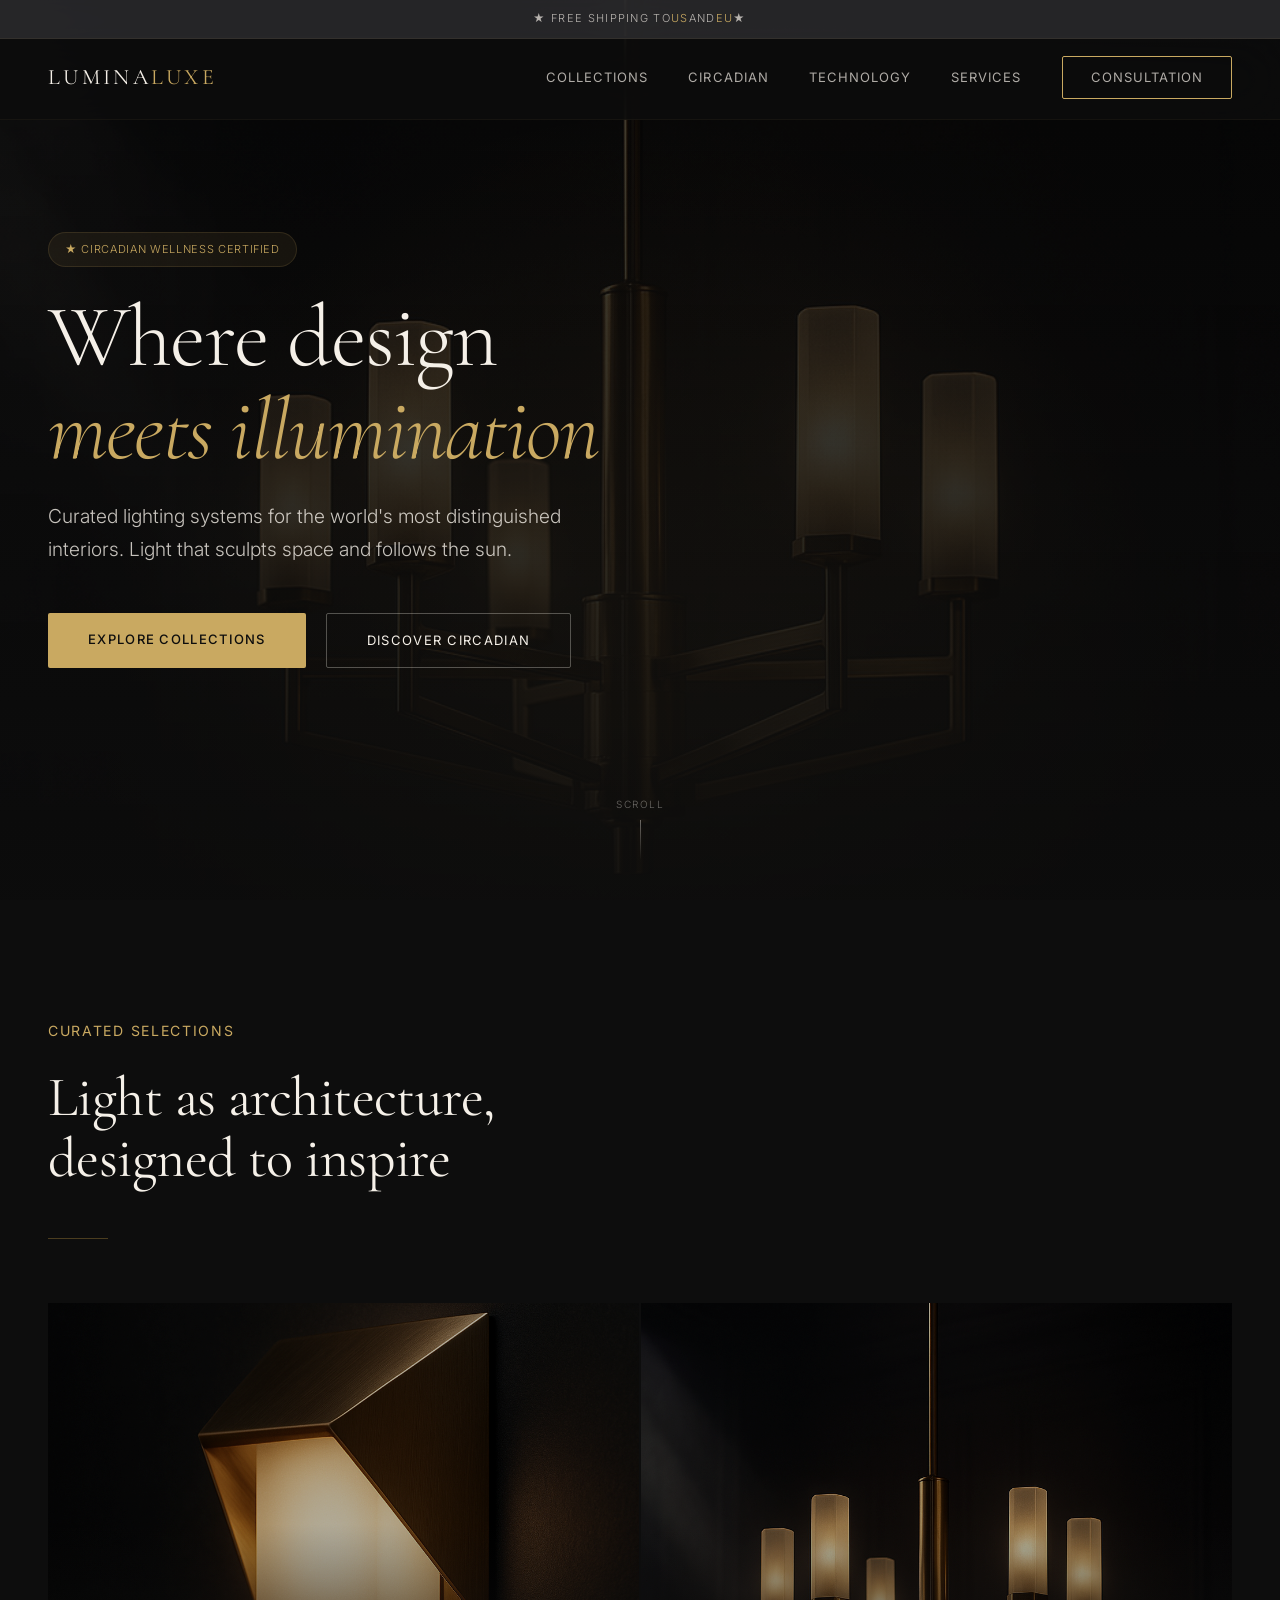
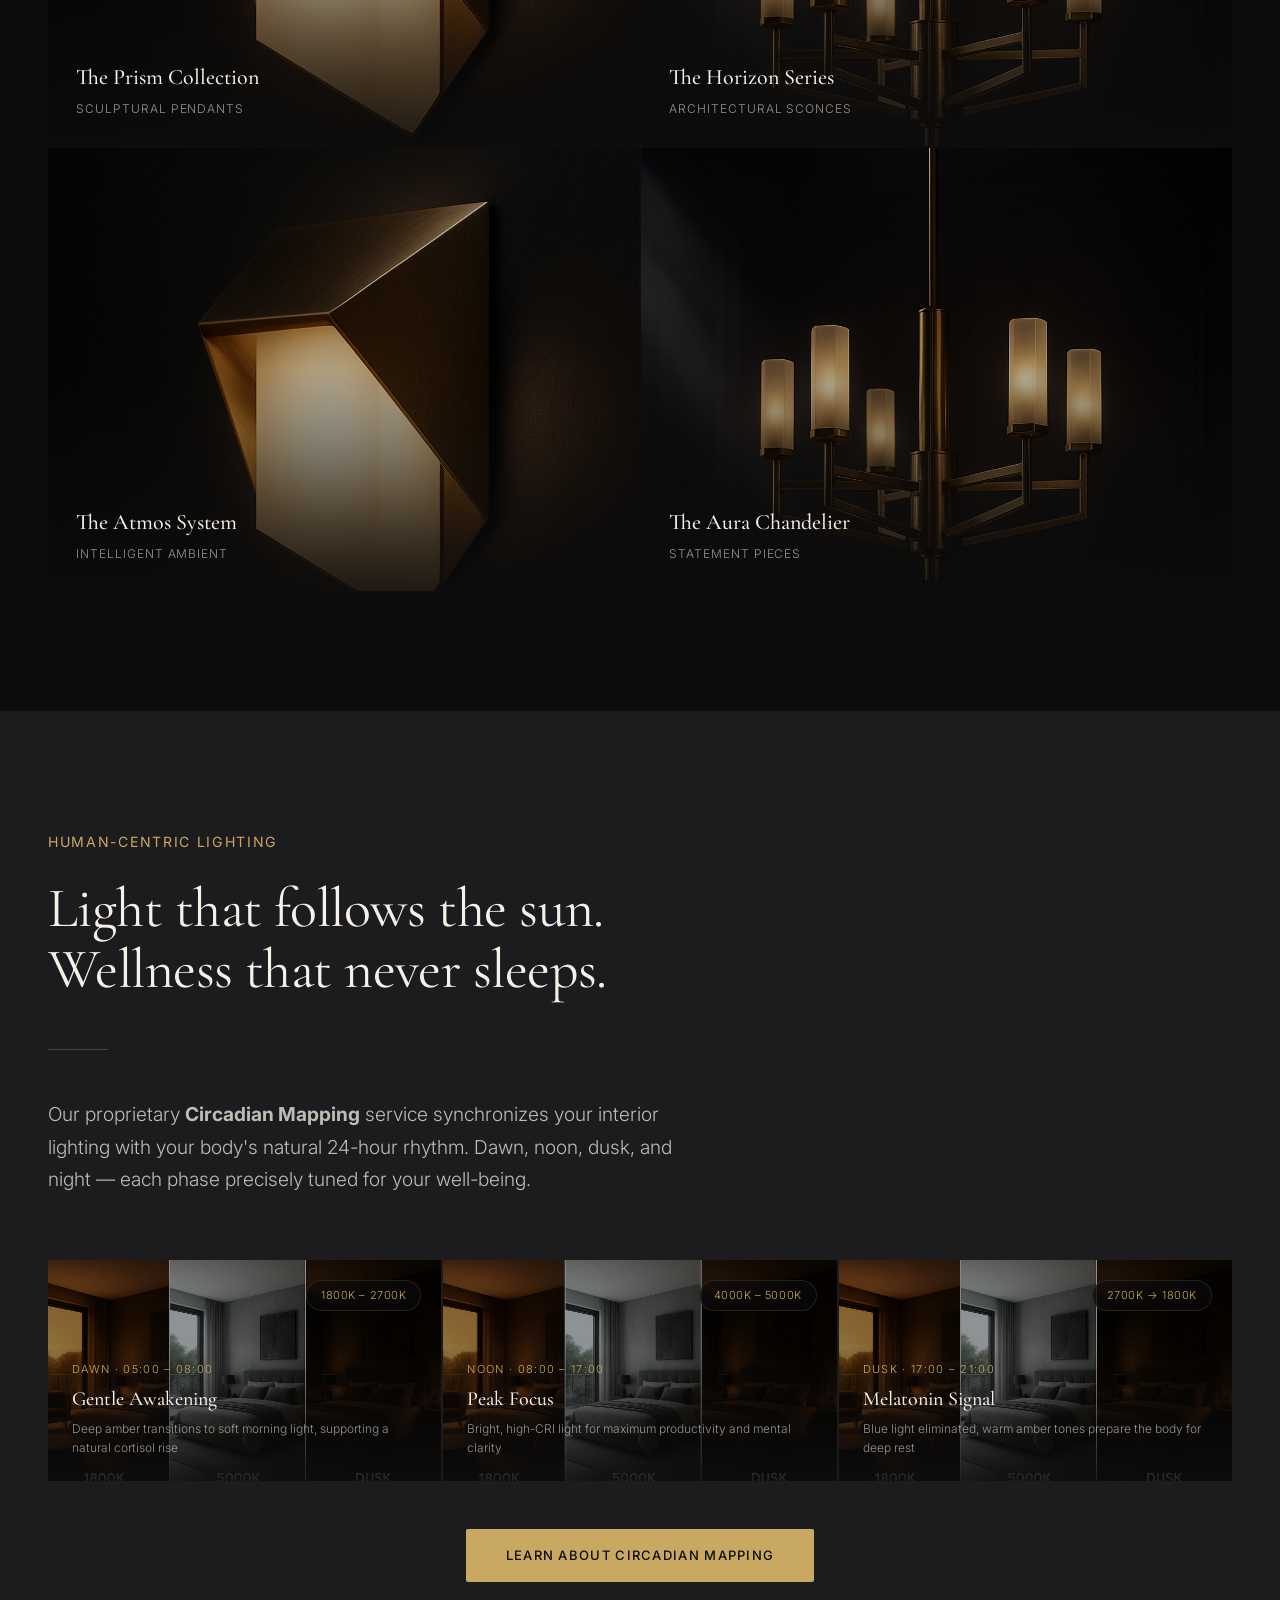
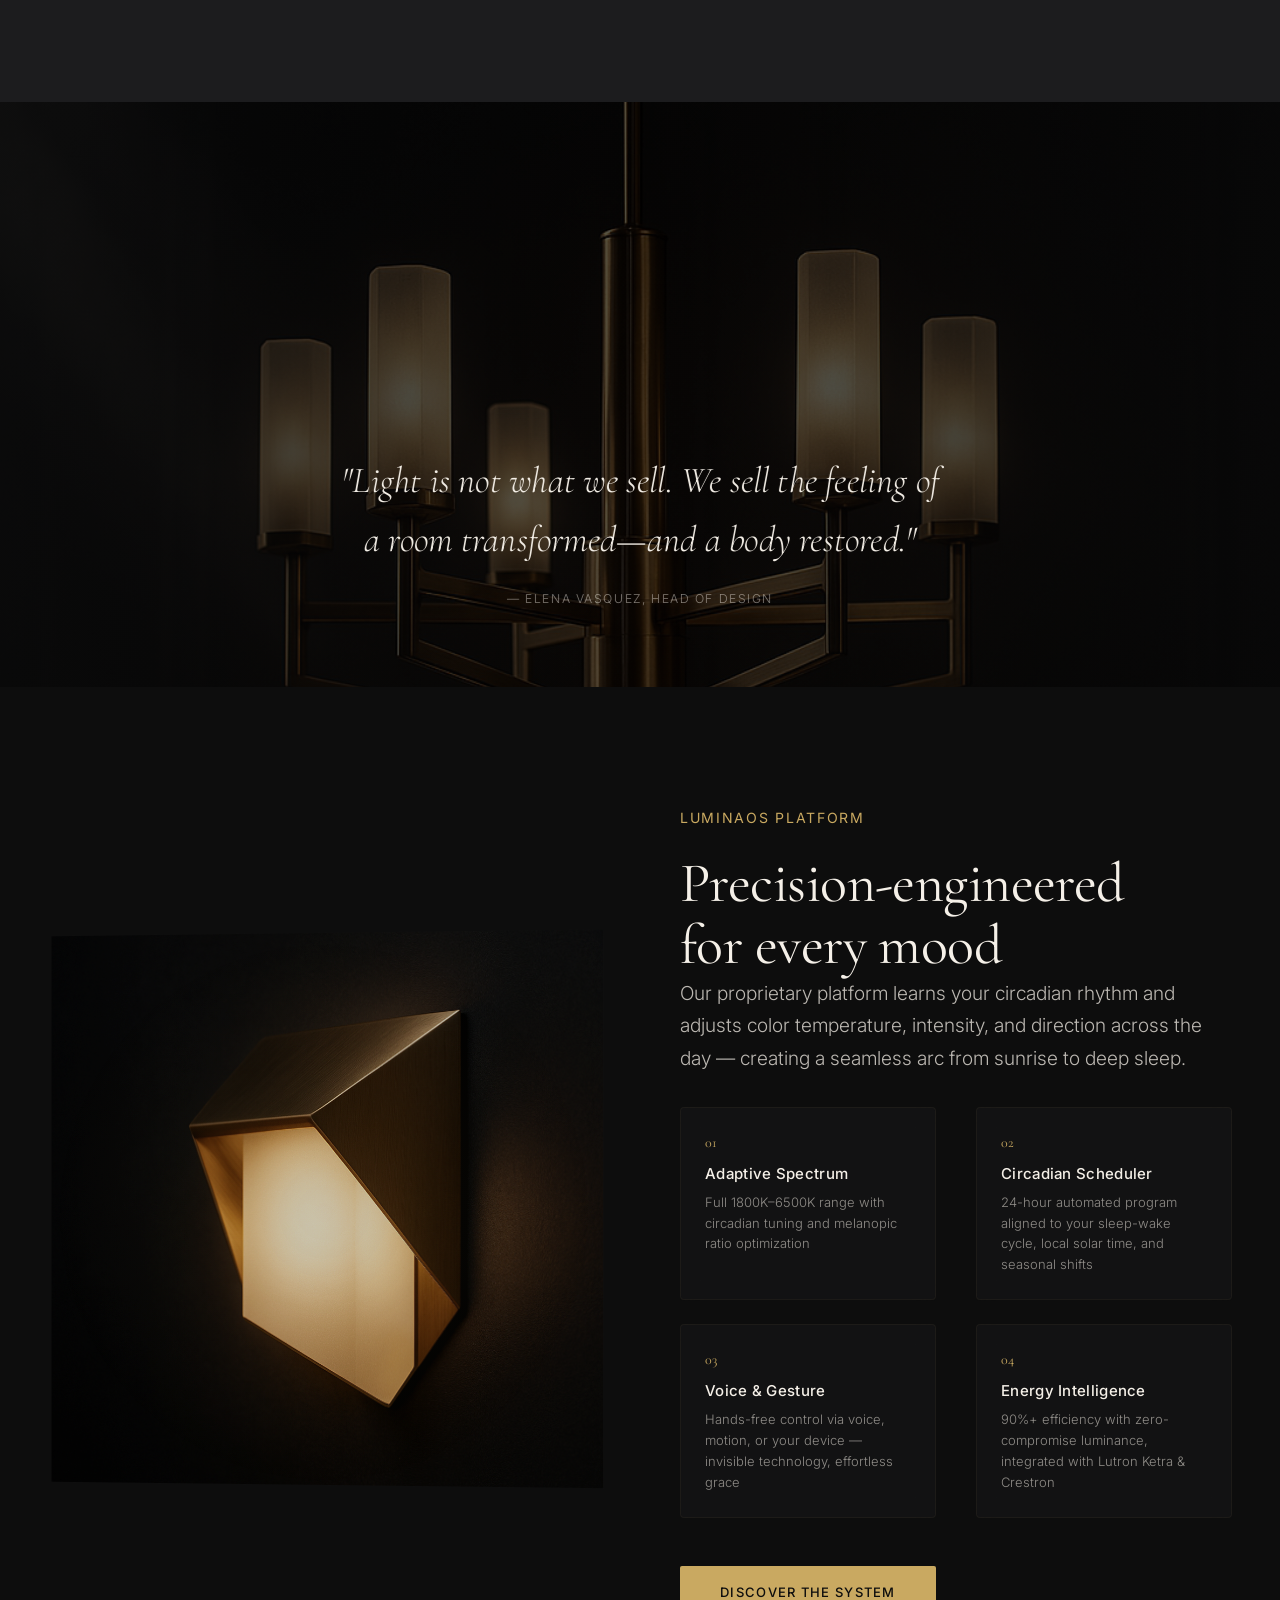
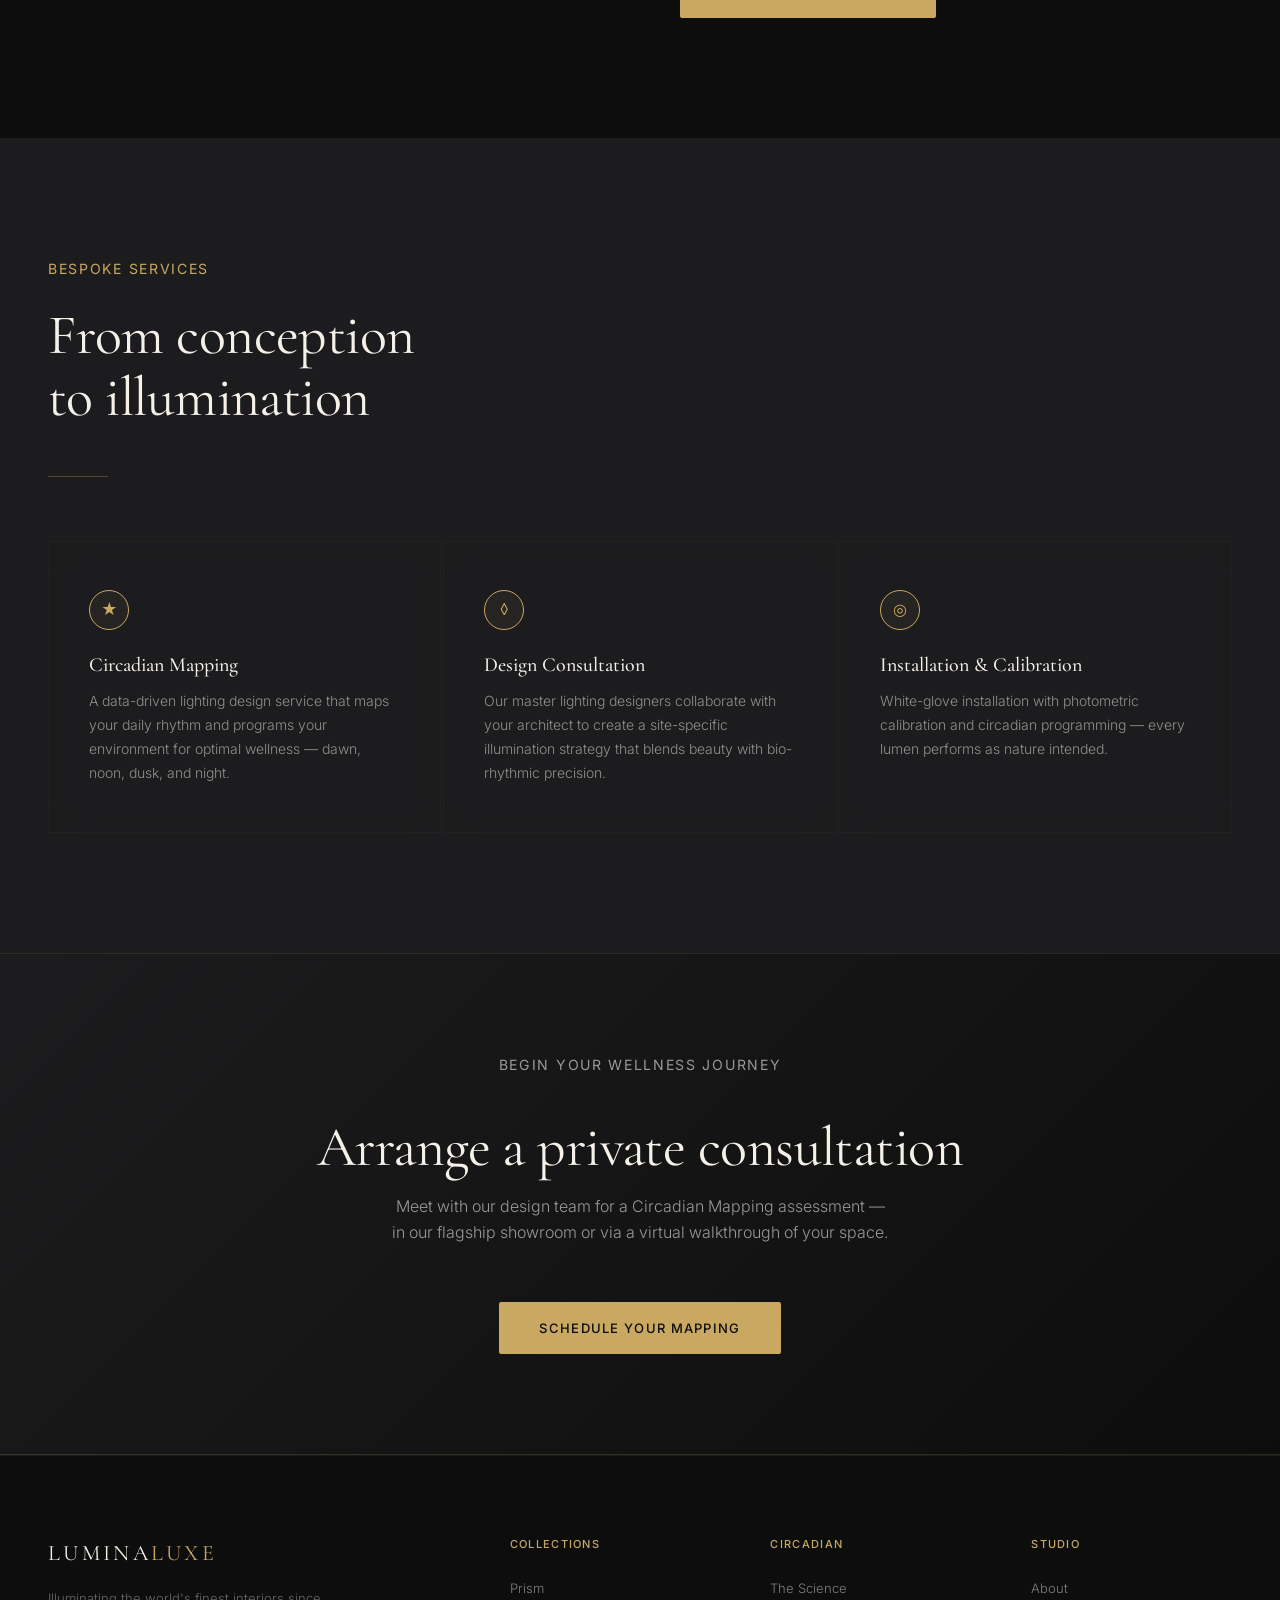
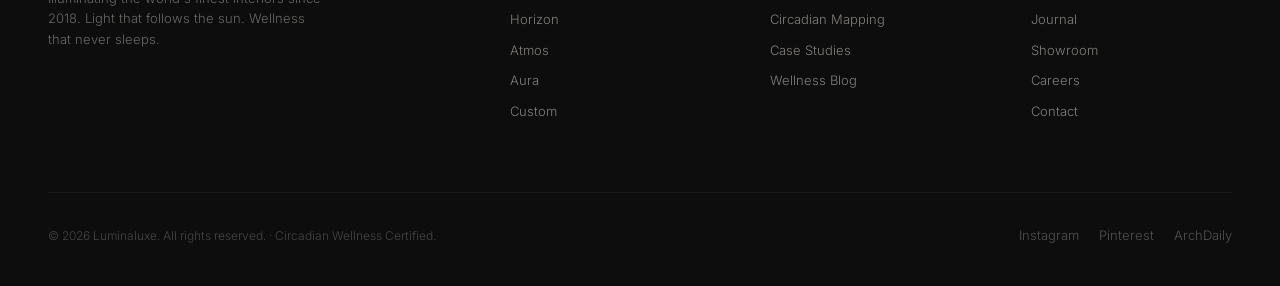
<file: index.html>
<!DOCTYPE html>
<html lang="en">
<head>
<meta charset="UTF-8" />
<meta name="viewport" content="width=device-width, initial-scale=1.0" />
<title>Luminaluxe — Illuminated Architecture. Light That Follows the Sun.</title>
<link rel="preconnect" href="https://fonts.googleapis.com" />
<link rel="preconnect" href="https://fonts.gstatic.com" crossorigin />
<link href="https://fonts.googleapis.com/css2?family=Cormorant+Garamond:ital,wght@0,300;0,400;0,500;0,600;0,700;1,300;1,400&family=Inter:wght@300;400;500;700&display=swap" rel="stylesheet" />
<link rel="stylesheet" href="css/style.css" />
</head>
<body>

<div class="announcement-bar">&#9733; Free shipping to <span>US</span> and <span>EU</span> &#9733;</div>

<nav>
  <a href="#" class="nav-logo">Lumina<span>luxe</span></a>
  <div class="nav-links">
    <a href="#collections">Collections</a>
    <a href="#circadian">Circadian</a>
    <a href="#technology">Technology</a>
    <a href="#services">Services</a>
    <a href="#contact" class="nav-cta">Consultation</a>
  </div>
  <div class="hamburger"><span></span><span></span><span></span></div>
</nav>

<section class="hero">
  <div class="hero-image"><img src="img/luminaluxe-3d-candelabra.jpg" alt="3D render of sculptural brass chandelier in volumetric light" /></div>
  <div class="hero-overlay"></div>
  <div class="container" style="position:relative;z-index:2;width:100%;">
    <div class="hero-content">
      <div class="wellness-badge">&#9733; Circadian Wellness Certified</div>
      <h1>Where design<br /><em>meets illumination</em></h1>
      <p class="body-large">Curated lighting systems for the world's most distinguished interiors. Light that sculpts space and follows the sun.</p>
      <div class="hero-actions">
        <a href="#collections" class="btn-primary">Explore Collections</a>
        <a href="#circadian" class="btn-secondary">Discover Circadian</a>
      </div>
    </div>
  </div>
  <div class="scroll-indicator"><span>Scroll</span><div class="line"></div></div>
</section>

<section class="section" id="collections">
  <div class="container">
    <p class="subtitle">Curated Selections</p>
    <h2>Light as architecture,<br />designed to inspire</h2>
    <div class="thin-rule"></div>
    <div class="gallery-grid">
      <div class="gallery-item">
        <img src="img/luminaluxe-3d-fixture.jpg" alt="Brushed brass wall sconce 3D render" />
        <div class="overlay"></div>
        <div class="label"><h4>The Prism Collection</h4><p>Sculptural Pendants</p></div>
      </div>
      <div class="gallery-item">
        <img src="img/luminaluxe-3d-candelabra.jpg" alt="3D rendered chandelier" style="object-position:center 30%;" />
        <div class="overlay"></div>
        <div class="label"><h4>The Horizon Series</h4><p>Architectural Sconces</p></div>
      </div>
      <div class="gallery-item">
        <img src="img/luminaluxe-3d-fixture.jpg" alt="Recessed lighting detail 3D" style="object-position:center 20%;" />
        <div class="overlay"></div>
        <div class="label"><h4>The Atmos System</h4><p>Intelligent Ambient</p></div>
      </div>
      <div class="gallery-item">
        <img src="img/luminaluxe-3d-candelabra.jpg" alt="Statement chandelier" style="object-position:center 40%;" />
        <div class="overlay"></div>
        <div class="label"><h4>The Aura Chandelier</h4><p>Statement Pieces</p></div>
      </div>
    </div>
  </div>
</section>

<section class="section" id="circadian" style="background:#1C1C1E;">
  <div class="container">
    <p class="subtitle">Human-Centric Lighting</p>
    <h2>Light that follows the sun.<br />Wellness that never sleeps.</h2>
    <div class="thin-rule"></div>
    <p class="body-large" style="max-width:640px;color:rgba(245,240,232,0.75);margin-bottom:2rem;">
      Our proprietary <strong>Circadian Mapping</strong> service synchronizes your interior lighting with your body's natural 24-hour rhythm. Dawn, noon, dusk, and night — each phase precisely tuned for your well-being.
    </p>
    <div class="circadian-grid">
      <div class="phase-card">
        <img src="img/luminaluxe-3d-circadian.jpg" alt="Dawn phase - warm amber light" style="object-position:0% 50%;" />
        <div class="overlay"></div>
        <span class="kelvin-badge">1800K &ndash; 2700K</span>
        <div class="label">
          <p class="phase-time">Dawn &middot; 05:00 &ndash; 08:00</p>
          <h4>Gentle Awakening</h4>
          <p>Deep amber transitions to soft morning light, supporting a natural cortisol rise</p>
        </div>
      </div>
      <div class="phase-card">
        <img src="img/luminaluxe-3d-circadian.jpg" alt="Noon phase - bright cool light" style="object-position:50% 50%;" />
        <div class="overlay"></div>
        <span class="kelvin-badge">4000K &ndash; 5000K</span>
        <div class="label">
          <p class="phase-time">Noon &middot; 08:00 &ndash; 17:00</p>
          <h4>Peak Focus</h4>
          <p>Bright, high-CRI light for maximum productivity and mental clarity</p>
        </div>
      </div>
      <div class="phase-card">
        <img src="img/luminaluxe-3d-circadian.jpg" alt="Dusk phase - warm golden light" style="object-position:100% 50%;" />
        <div class="overlay"></div>
        <span class="kelvin-badge">2700K &rarr; 1800K</span>
        <div class="label">
          <p class="phase-time">Dusk &middot; 17:00 &ndash; 21:00</p>
          <h4>Melatonin Signal</h4>
          <p>Blue light eliminated, warm amber tones prepare the body for deep rest</p>
        </div>
      </div>
    </div>
    <div style="text-align:center;margin-top:3rem;">
      <a href="#" class="btn-primary">Learn About Circadian Mapping</a>
    </div>
  </div>
</section>

<section class="image-divider">
  <img src="img/luminaluxe-3d-candelabra.jpg" alt="Volumetric light sculpture" />
  <div class="overlay"></div>
  <div class="quote">
    <blockquote>"Light is not what we sell. We sell the feeling of a room transformed&mdash;and a body restored."</blockquote>
    <cite>&mdash; Elena Vasquez, Head of Design</cite>
  </div>
</section>

<section class="section" id="technology">
  <div class="container">
    <div class="showcase">
      <div class="showcase-image">
        <img src="img/luminaluxe-3d-fixture.jpg" alt="Luminaluxe 3D product render" />
      </div>
      <div class="showcase-text">
        <p class="subtitle">LuminaOS Platform</p>
        <h2>Precision-engineered<br />for every mood</h2>
        <p class="body-large">Our proprietary platform learns your circadian rhythm and adjusts color temperature, intensity, and direction across the day &mdash; creating a seamless arc from sunrise to deep sleep.</p>
        <div class="features">
          <div class="feature-item">
            <span class="num">01</span>
            <h4>Adaptive Spectrum</h4>
            <p>Full 1800K&ndash;6500K range with circadian tuning and melanopic ratio optimization</p>
          </div>
          <div class="feature-item">
            <span class="num">02</span>
            <h4>Circadian Scheduler</h4>
            <p>24-hour automated program aligned to your sleep-wake cycle, local solar time, and seasonal shifts</p>
          </div>
          <div class="feature-item">
            <span class="num">03</span>
            <h4>Voice &amp; Gesture</h4>
            <p>Hands-free control via voice, motion, or your device &mdash; invisible technology, effortless grace</p>
          </div>
          <div class="feature-item">
            <span class="num">04</span>
            <h4>Energy Intelligence</h4>
            <p>90%+ efficiency with zero-compromise luminance, integrated with Lutron Ketra &amp; Crestron</p>
          </div>
        </div>
        <a href="#" class="btn-primary" style="margin-top:1rem;">Discover the System</a>
      </div>
    </div>
  </div>
</section>

<section class="section" id="services" style="background:#1C1C1E;">
  <div class="container">
    <p class="subtitle">Bespoke Services</p>
    <h2>From conception<br />to illumination</h2>
    <div class="thin-rule"></div>
    <div class="services-grid">
      <div class="service-card">
        <div class="icon">&#9733;</div>
        <h3>Circadian Mapping</h3>
        <p>A data-driven lighting design service that maps your daily rhythm and programs your environment for optimal wellness &mdash; dawn, noon, dusk, and night.</p>
      </div>
      <div class="service-card">
        <div class="icon">&#9674;</div>
        <h3>Design Consultation</h3>
        <p>Our master lighting designers collaborate with your architect to create a site-specific illumination strategy that blends beauty with bio-rhythmic precision.</p>
      </div>
      <div class="service-card">
        <div class="icon">&#9678;</div>
        <h3>Installation &amp; Calibration</h3>
        <p>White-glove installation with photometric calibration and circadian programming &mdash; every lumen performs as nature intended.</p>
      </div>
    </div>
  </div>
</section>

<section class="cta-banner">
  <div class="container">
    <p class="subtitle">Begin Your Wellness Journey</p>
    <h2>Arrange a private consultation</h2>
    <p>Meet with our design team for a Circadian Mapping assessment &mdash; in our flagship showroom or via a virtual walkthrough of your space.</p>
    <a href="#" class="btn-primary" style="margin-top:1rem;display:inline-block;">Schedule Your Mapping</a>
  </div>
</section>

<footer>
  <div class="container">
    <div class="footer-grid">
      <div class="footer-brand">
        <a href="#" class="nav-logo">Lumina<span>luxe</span></a>
        <p>Illuminating the world's finest interiors since 2018. Light that follows the sun. Wellness that never sleeps.</p>
      </div>
      <div class="footer-col">
        <h5>Collections</h5>
        <a href="#">Prism</a>
        <a href="#">Horizon</a>
        <a href="#">Atmos</a>
        <a href="#">Aura</a>
        <a href="#">Custom</a>
      </div>
      <div class="footer-col">
        <h5>Circadian</h5>
        <a href="#">The Science</a>
        <a href="#">Circadian Mapping</a>
        <a href="#">Case Studies</a>
        <a href="#">Wellness Blog</a>
      </div>
      <div class="footer-col">
        <h5>Studio</h5>
        <a href="#">About</a>
        <a href="#">Journal</a>
        <a href="#">Showroom</a>
        <a href="#">Careers</a>
        <a href="#">Contact</a>
      </div>
    </div>
    <div class="footer-bottom">
      <p>&copy; 2026 Luminaluxe. All rights reserved. &middot; Circadian Wellness Certified.</p>
      <div class="footer-socials">
        <a href="#">Instagram</a>
        <a href="#">Pinterest</a>
        <a href="#">ArchDaily</a>
      </div>
    </div>
  </div>
</footer>

<!-- Social Proof Popup -->
<div class="social-proof" id="socialProof">
  <div class="social-proof-inner">
    <div class="social-proof-avatar" id="spAvatar">JM</div>
    <div class="social-proof-text">
      <strong id="spName">James M.</strong> from <span id="spCity">New York</span> just purchased<br />
      <span class="item" id="spItem">The Prism Pendant</span>
    </div>
    <div class="social-proof-close" onclick="document.getElementById('socialProof').classList.remove('visible')">&times;</div>
  </div>
</div>

<script>
const socialData = [
  { name: 'James M.', city: 'New York', item: 'The Prism Pendant', initials: 'JM' },
  { name: 'Sophie L.', city: 'Paris', item: 'Horizon Wall Sconce', initials: 'SL' },
  { name: 'David K.', city: 'San Francisco', item: 'Atmos Smart System', initials: 'DK' },
  { name: 'Clara B.', city: 'Milan', item: 'Aura Chandelier', initials: 'CB' },
  { name: 'Michael R.', city: 'London', item: 'Circadian Mapping Suite', initials: 'MR' },
  { name: 'Anna W.', city: 'Berlin', item: 'The Prism Collection', initials: 'AW' },
  { name: 'Thomas H.', city: 'Zurich', item: 'LuminaOS Controller', initials: 'TH' },
  { name: 'Isabelle M.', city: 'Los Angeles', item: 'Horizon Series Duo', initials: 'IM' },
  { name: 'Pierre D.', city: 'Lyon', item: 'Aura Statement Piece', initials: 'PD' },
  { name: 'Elena S.', city: 'Barcelona', item: 'Full Home System', initials: 'ES' }
];

function showSocialProof() {
  const el = document.getElementById('socialProof');
  const data = socialData[Math.floor(Math.random() * socialData.length)];
  document.getElementById('spName').textContent = data.name;
  document.getElementById('spCity').textContent = data.city;
  document.getElementById('spItem').textContent = data.item;
  document.getElementById('spAvatar').textContent = data.initials;
  el.classList.add('visible');
  setTimeout(() => { el.classList.remove('visible'); }, 6000);
}

setTimeout(showSocialProof, 30000);
setInterval(() => {
  setTimeout(showSocialProof, Math.random() * 45000 + 30000);
}, 60000);
</script>
</body>
</html>
</file>
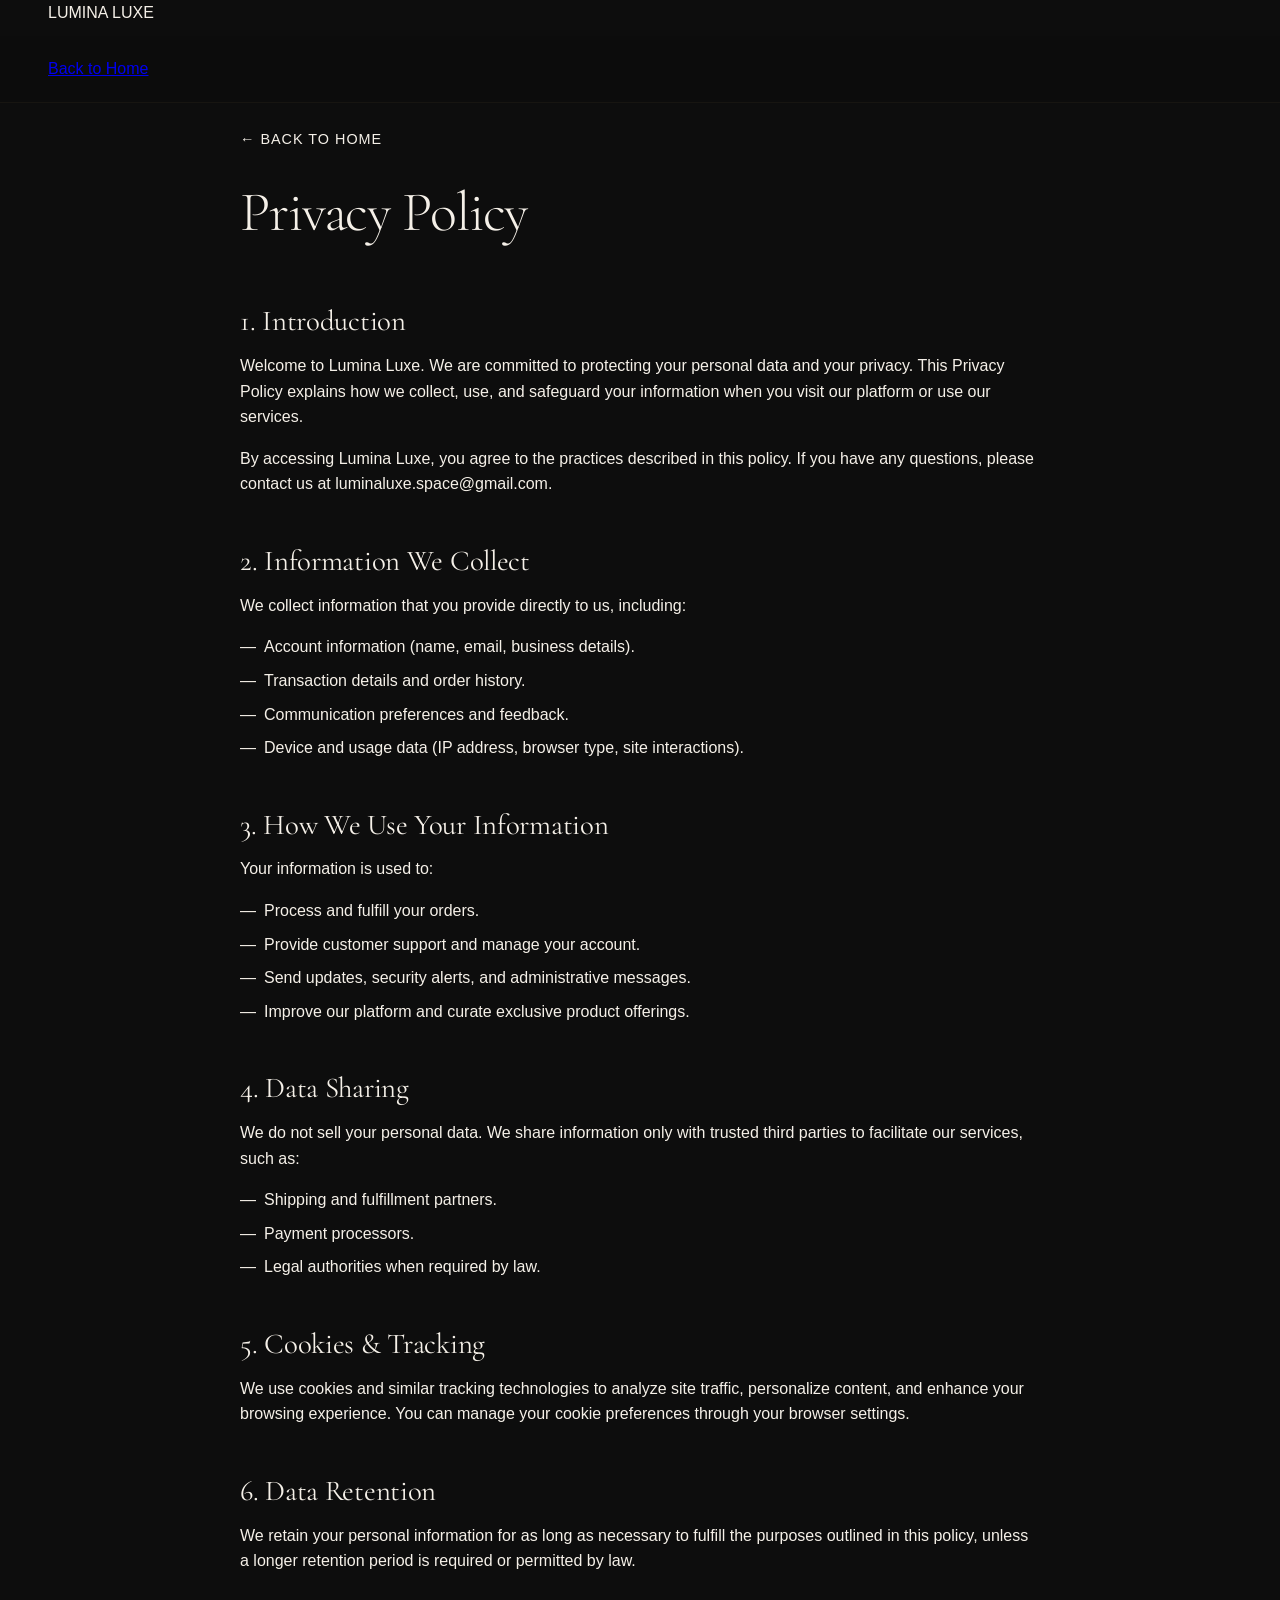
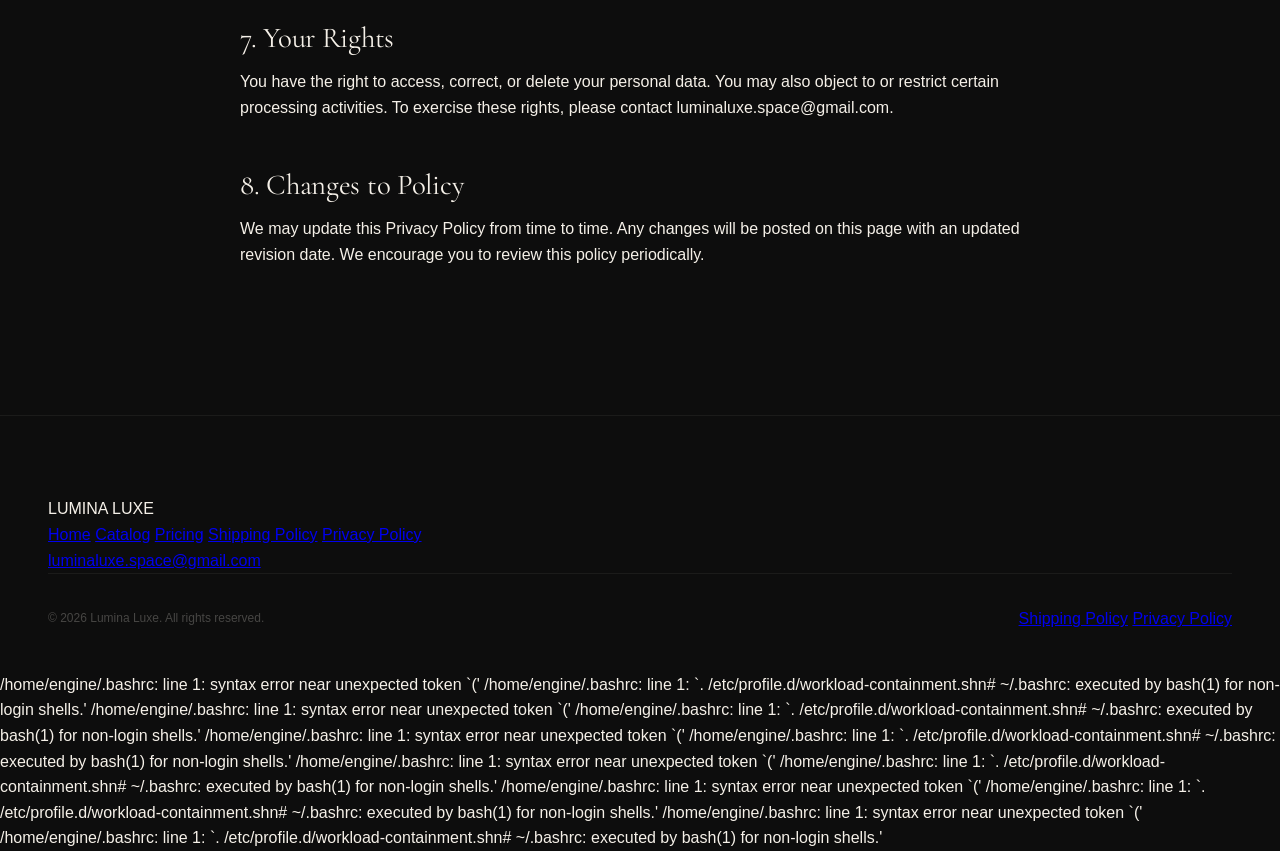
<file: privacy-policy.html>
<!DOCTYPE html>
<html lang="en">
<head>
    <meta charset="UTF-8">
    <meta name="viewport" content="width=device-width, initial-scale=1.0">
    <title>Privacy Policy | Lumina Luxe</title>
    <link rel="preconnect" href="https://fonts.googleapis.com">
    <link rel="preconnect" href="https://fonts.gstatic.com" crossorigin>
    <link href="https://fonts.googleapis.com/css2?family=Cormorant+Garamond:ital,wght@0,300;0,400;0,500;0,600;0,700;1,300;1,400;1,500;1,600;1,700&family=Montserrat:wght@100;200;300;400;500;600;700;800;900&display=swap" rel="stylesheet">
    <link rel="stylesheet" href="css/style.css">
    <style>
        .policy-content {
            padding: 100px 0;
            max-width: 800px;
            margin: 0 auto;
        }
        .back-link {
            display: inline-block;
            margin-bottom: 2rem;
            color: var(--accent-color);
            text-decoration: none;
            font-size: 0.9rem;
            text-transform: uppercase;
            letter-spacing: 1px;
        }
        .policy-content h1 {
            font-size: 3.5rem;
            margin-bottom: 3rem;
            border-bottom: var(--hairline);
            padding-bottom: 1rem;
        }
        .policy-section {
            margin-bottom: 3rem;
        }
        .policy-section h2 {
            font-size: 1.8rem;
            color: var(--accent-color);
            margin-bottom: 1rem;
        }
        .policy-section p {
            color: var(--text-muted);
            margin-bottom: 1rem;
            font-weight: 300;
        }
        .policy-section ul {
            list-style: none;
            padding-left: 0;
        }
        .policy-section li {
            color: var(--text-muted);
            margin-bottom: 0.5rem;
            position: relative;
            padding-left: 1.5rem;
            font-weight: 300;
        }
        .policy-section li::before {
            content: "—";
            position: absolute;
            left: 0;
            color: var(--accent-color);
        }
        .mailto {
            color: var(--accent-color);
            text-decoration: none;
            border-bottom: 1px solid transparent;
            transition: 0.3s;
        }
        .mailto:hover {
            border-bottom-color: var(--accent-color);
        }
    </style>
</head>
<body>
    <header class="sticky-nav">
        <div class="container">
            <div class="logo">
                <span class="logo-text">LUMINA <span class="accent">LUXE</span></span>
            </div>
            <nav>
                <a href="index.html" class="cta-button">Back to Home</a>
            </nav>
        </div>
    </header>

    <main class="container">
        <div class="policy-content">
            <a href="index.html" class="back-link">← Back to Home</a>
            <h1>Privacy Policy</h1>

            <section class="policy-section">
                <h2>1. Introduction</h2>
                <p>Welcome to Lumina Luxe. We are committed to protecting your personal data and your privacy. This Privacy Policy explains how we collect, use, and safeguard your information when you visit our platform or use our services.</p>
                <p>By accessing Lumina Luxe, you agree to the practices described in this policy. If you have any questions, please contact us at <a href="mailto:luminaluxe.space@gmail.com" class="mailto">luminaluxe.space@gmail.com</a>.</p>
            </section>

            <section class="policy-section">
                <h2>2. Information We Collect</h2>
                <p>We collect information that you provide directly to us, including:</p>
                <ul>
                    <li>Account information (name, email, business details).</li>
                    <li>Transaction details and order history.</li>
                    <li>Communication preferences and feedback.</li>
                    <li>Device and usage data (IP address, browser type, site interactions).</li>
                </ul>
            </section>

            <section class="policy-section">
                <h2>3. How We Use Your Information</h2>
                <p>Your information is used to:</p>
                <ul>
                    <li>Process and fulfill your orders.</li>
                    <li>Provide customer support and manage your account.</li>
                    <li>Send updates, security alerts, and administrative messages.</li>
                    <li>Improve our platform and curate exclusive product offerings.</li>
                </ul>
            </section>

            <section class="policy-section">
                <h2>4. Data Sharing</h2>
                <p>We do not sell your personal data. We share information only with trusted third parties to facilitate our services, such as:</p>
                <ul>
                    <li>Shipping and fulfillment partners.</li>
                    <li>Payment processors.</li>
                    <li>Legal authorities when required by law.</li>
                </ul>
            </section>

            <section class="policy-section">
                <h2>5. Cookies & Tracking</h2>
                <p>We use cookies and similar tracking technologies to analyze site traffic, personalize content, and enhance your browsing experience. You can manage your cookie preferences through your browser settings.</p>
            </section>

            <section class="policy-section">
                <h2>6. Data Retention</h2>
                <p>We retain your personal information for as long as necessary to fulfill the purposes outlined in this policy, unless a longer retention period is required or permitted by law.</p>
            </section>

            <section class="policy-section">
                <h2>7. Your Rights</h2>
                <p>You have the right to access, correct, or delete your personal data. You may also object to or restrict certain processing activities. To exercise these rights, please contact <a href="mailto:luminaluxe.space@gmail.com" class="mailto">luminaluxe.space@gmail.com</a>.</p>
            </section>

            <section class="policy-section">
                <h2>8. Changes to Policy</h2>
                <p>We may update this Privacy Policy from time to time. Any changes will be posted on this page with an updated revision date. We encourage you to review this policy periodically.</p>
            </section>
        </div>
    </main>

    <footer>
        <div class="container">
            <div class="footer-top">
                <div class="logo">
                    <span class="logo-text">LUMINA <span class="accent">LUXE</span></span>
                </div>
                <div class="footer-nav">
                    <a href="index.html">Home</a>
                    <a href="#">Catalog</a>
                    <a href="#">Pricing</a>
                    <a href="shipping-policy.html">Shipping Policy</a>
                    <a href="privacy-policy.html">Privacy Policy</a>
                </div>
                <div class="contact">
                    <a href="mailto:luminaluxe.space@gmail.com">luminaluxe.space@gmail.com</a>
                </div>
            </div>
            <div class="footer-bottom">
                <p>&copy; 2026 Lumina Luxe. All rights reserved.</p>
                <div class="policy-links">
                    <a href="shipping-policy.html">Shipping Policy</a>
                    <a href="privacy-policy.html">Privacy Policy</a>
                </div>
            </div>
        </div>
    </footer>
</body>
</html>
/home/engine/.bashrc: line 1: syntax error near unexpected token `('
/home/engine/.bashrc: line 1: `. /etc/profile.d/workload-containment.shn# ~/.bashrc: executed by bash(1) for non-login shells.'
/home/engine/.bashrc: line 1: syntax error near unexpected token `('
/home/engine/.bashrc: line 1: `. /etc/profile.d/workload-containment.shn# ~/.bashrc: executed by bash(1) for non-login shells.'
/home/engine/.bashrc: line 1: syntax error near unexpected token `('
/home/engine/.bashrc: line 1: `. /etc/profile.d/workload-containment.shn# ~/.bashrc: executed by bash(1) for non-login shells.'
/home/engine/.bashrc: line 1: syntax error near unexpected token `('
/home/engine/.bashrc: line 1: `. /etc/profile.d/workload-containment.shn# ~/.bashrc: executed by bash(1) for non-login shells.'
/home/engine/.bashrc: line 1: syntax error near unexpected token `('
/home/engine/.bashrc: line 1: `. /etc/profile.d/workload-containment.shn# ~/.bashrc: executed by bash(1) for non-login shells.'
/home/engine/.bashrc: line 1: syntax error near unexpected token `('
/home/engine/.bashrc: line 1: `. /etc/profile.d/workload-containment.shn# ~/.bashrc: executed by bash(1) for non-login shells.'
</file>
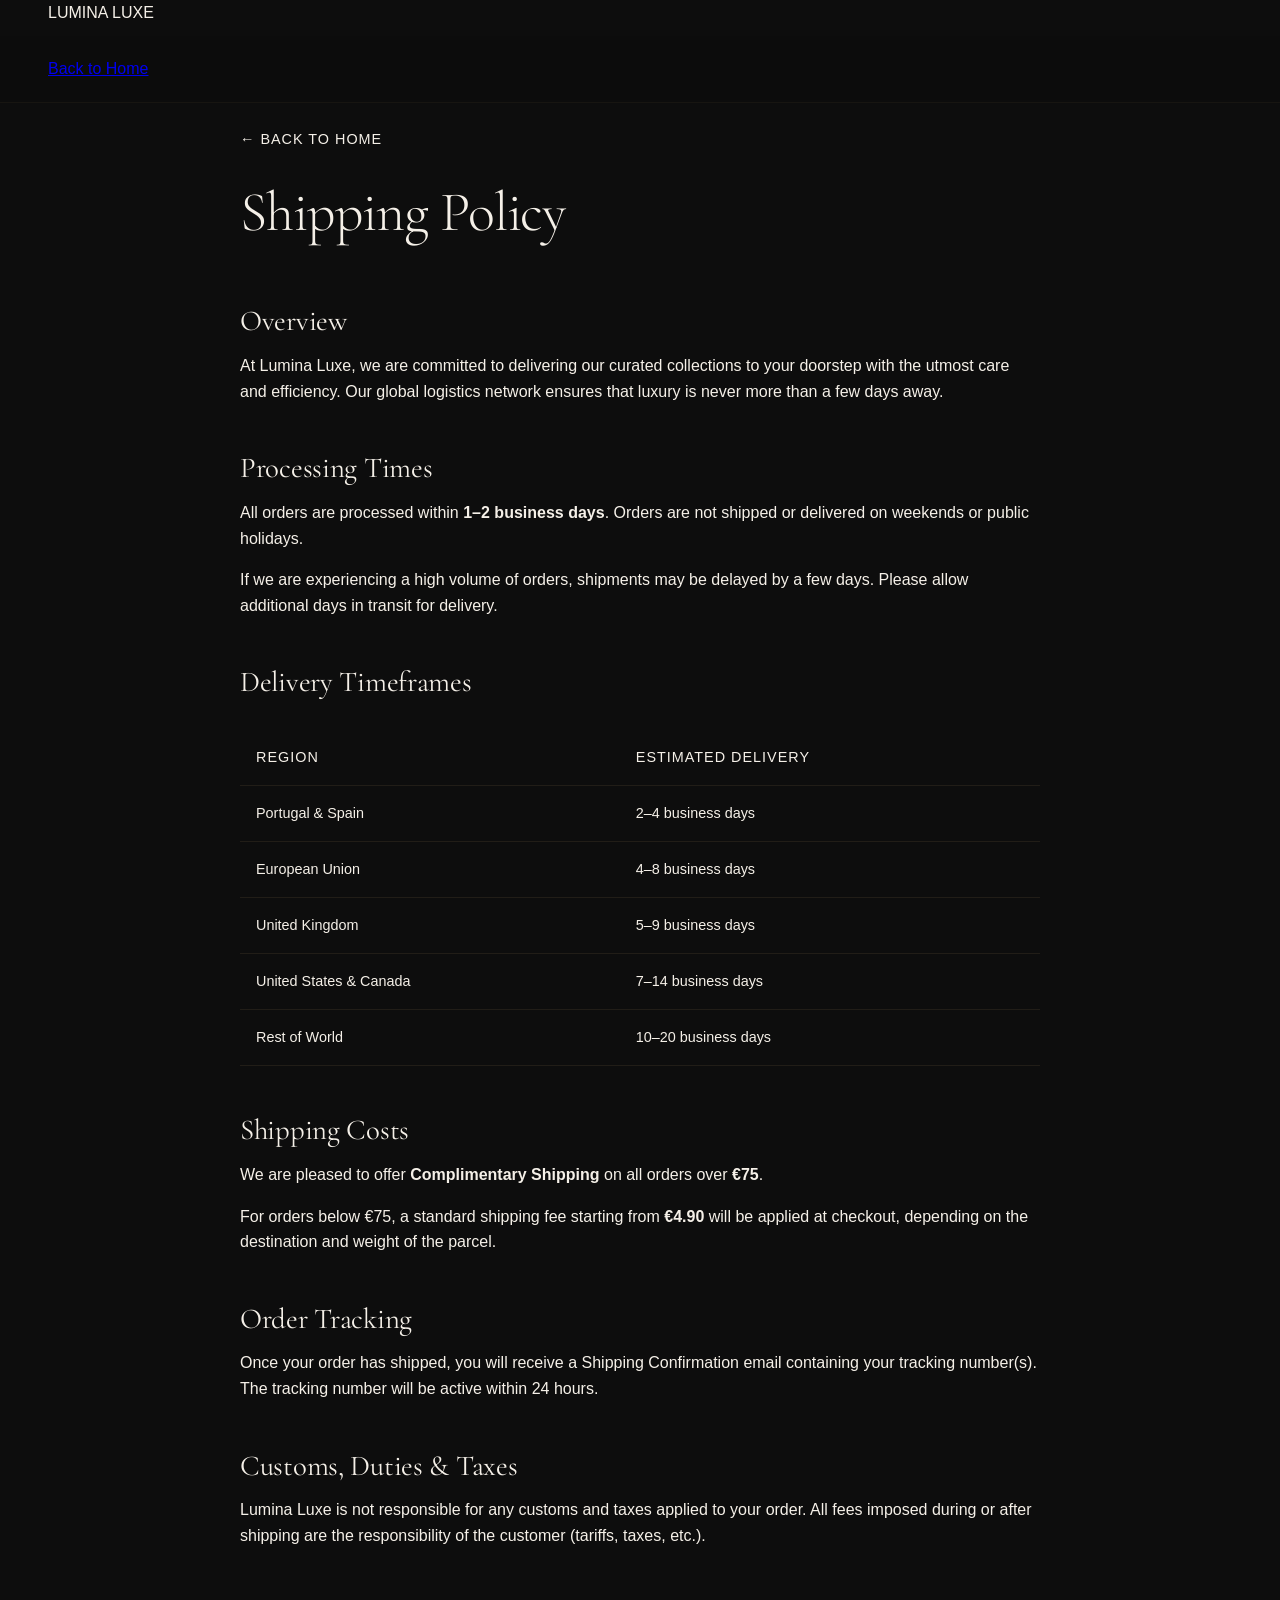
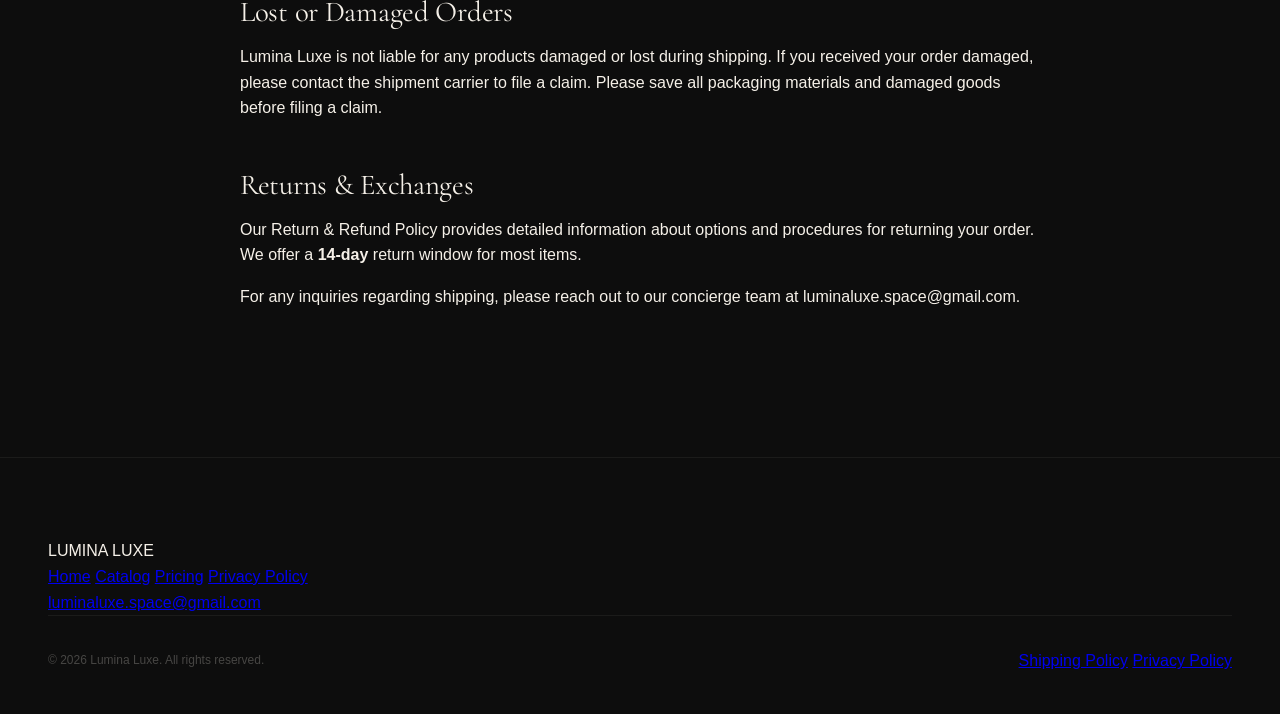
<file: shipping-policy.html>
<!DOCTYPE html>
<html lang="en">
<head>
    <meta charset="UTF-8">
    <meta name="viewport" content="width=device-width, initial-scale=1.0">
    <title>Shipping Policy | Lumina Luxe</title>
    <link rel="preconnect" href="https://fonts.googleapis.com">
    <link rel="preconnect" href="https://fonts.gstatic.com" crossorigin>
    <link href="https://fonts.googleapis.com/css2?family=Cormorant+Garamond:ital,wght@0,300;0,400;0,500;0,600;0,700;1,300;1,400;1,500;1,600;1,700&family=Montserrat:wght@100;200;300;400;500;600;700;800;900&display=swap" rel="stylesheet">
    <link rel="stylesheet" href="css/style.css">
    <style>
        .policy-content {
            padding: 100px 0;
            max-width: 800px;
            margin: 0 auto;
        }
        .back-link {
            display: inline-block;
            margin-bottom: 2rem;
            color: var(--accent-color);
            text-decoration: none;
            font-size: 0.9rem;
            text-transform: uppercase;
            letter-spacing: 1px;
        }
        .policy-content h1 {
            font-size: 3.5rem;
            margin-bottom: 3rem;
            border-bottom: var(--hairline);
            padding-bottom: 1rem;
        }
        .policy-section {
            margin-bottom: 3rem;
        }
        .policy-section h2 {
            font-size: 1.8rem;
            color: var(--accent-color);
            margin-bottom: 1rem;
        }
        .policy-section p {
            color: var(--text-muted);
            margin-bottom: 1rem;
            font-weight: 300;
        }
        .shipping-table {
            width: 100%;
            border-collapse: collapse;
            margin: 2rem 0;
            font-size: 0.9rem;
        }
        .shipping-table th, .shipping-table td {
            text-align: left;
            padding: 1rem;
            border-bottom: 1px solid rgba(201, 169, 110, 0.1);
        }
        .shipping-table th {
            color: var(--accent-color);
            text-transform: uppercase;
            letter-spacing: 1px;
            font-weight: 400;
        }
        .shipping-table td {
            color: var(--text-muted);
            font-weight: 300;
        }
        .mailto {
            color: var(--accent-color);
            text-decoration: none;
            border-bottom: 1px solid transparent;
            transition: 0.3s;
        }
        .mailto:hover {
            border-bottom-color: var(--accent-color);
        }
    </style>
</head>
<body>
    <header class="sticky-nav">
        <div class="container">
            <div class="logo">
                <span class="logo-text">LUMINA <span class="accent">LUXE</span></span>
            </div>
            <nav>
                <a href="index.html" class="cta-button">Back to Home</a>
            </nav>
        </div>
    </header>

    <main class="container">
        <div class="policy-content">
            <a href="index.html" class="back-link">← Back to Home</a>
            <h1>Shipping Policy</h1>

            <section class="policy-section">
                <h2>Overview</h2>
                <p>At Lumina Luxe, we are committed to delivering our curated collections to your doorstep with the utmost care and efficiency. Our global logistics network ensures that luxury is never more than a few days away.</p>
            </section>

            <section class="policy-section">
                <h2>Processing Times</h2>
                <p>All orders are processed within <strong>1–2 business days</strong>. Orders are not shipped or delivered on weekends or public holidays.</p>
                <p>If we are experiencing a high volume of orders, shipments may be delayed by a few days. Please allow additional days in transit for delivery.</p>
            </section>

            <section class="policy-section">
                <h2>Delivery Timeframes</h2>
                <table class="shipping-table">
                    <thead>
                        <tr>
                            <th>Region</th>
                            <th>Estimated Delivery</th>
                        </tr>
                    </thead>
                    <tbody>
                        <tr>
                            <td>Portugal & Spain</td>
                            <td>2–4 business days</td>
                        </tr>
                        <tr>
                            <td>European Union</td>
                            <td>4–8 business days</td>
                        </tr>
                        <tr>
                            <td>United Kingdom</td>
                            <td>5–9 business days</td>
                        </tr>
                        <tr>
                            <td>United States & Canada</td>
                            <td>7–14 business days</td>
                        </tr>
                        <tr>
                            <td>Rest of World</td>
                            <td>10–20 business days</td>
                        </tr>
                    </tbody>
                </table>
            </section>

            <section class="policy-section">
                <h2>Shipping Costs</h2>
                <p>We are pleased to offer <strong>Complimentary Shipping</strong> on all orders over <strong>€75</strong>.</p>
                <p>For orders below €75, a standard shipping fee starting from <strong>€4.90</strong> will be applied at checkout, depending on the destination and weight of the parcel.</p>
            </section>

            <section class="policy-section">
                <h2>Order Tracking</h2>
                <p>Once your order has shipped, you will receive a Shipping Confirmation email containing your tracking number(s). The tracking number will be active within 24 hours.</p>
            </section>

            <section class="policy-section">
                <h2>Customs, Duties & Taxes</h2>
                <p>Lumina Luxe is not responsible for any customs and taxes applied to your order. All fees imposed during or after shipping are the responsibility of the customer (tariffs, taxes, etc.).</p>
            </section>

            <section class="policy-section">
                <h2>Lost or Damaged Orders</h2>
                <p>Lumina Luxe is not liable for any products damaged or lost during shipping. If you received your order damaged, please contact the shipment carrier to file a claim. Please save all packaging materials and damaged goods before filing a claim.</p>
            </section>

            <section class="policy-section">
                <h2>Returns & Exchanges</h2>
                <p>Our Return & Refund Policy provides detailed information about options and procedures for returning your order. We offer a <strong>14-day</strong> return window for most items.</p>
                <p>For any inquiries regarding shipping, please reach out to our concierge team at <a href="mailto:luminaluxe.space@gmail.com" class="mailto">luminaluxe.space@gmail.com</a>.</p>
            </section>
        </div>
    </main>

    <footer>
        <div class="container">
            <div class="footer-top">
                <div class="logo">
                    <span class="logo-text">LUMINA <span class="accent">LUXE</span></span>
                </div>
                <div class="footer-nav">
                    <a href="index.html">Home</a>
                    <a href="#">Catalog</a>
                    <a href="#">Pricing</a>
                    <a href="privacy-policy.html">Privacy Policy</a>
                </div>
                <div class="contact">
                    <a href="mailto:luminaluxe.space@gmail.com">luminaluxe.space@gmail.com</a>
                </div>
            </div>
            <div class="footer-bottom">
                <p>&copy; 2026 Lumina Luxe. All rights reserved.</p>
                <div class="policy-links">
                    <a href="shipping-policy.html">Shipping Policy</a>
                    <a href="privacy-policy.html">Privacy Policy</a>
                </div>
            </div>
        </div>
    </footer>
</body>
</html>
</file>
<file: css/style.css>
/* Luminaluxe - 3D Visual Premium Stylesheet */
*,*::before,*::after{margin:0;padding:0;box-sizing:border-box}
html{scroll-behavior:smooth}
body{background:#0D0D0D;color:#F5F0E8;font-family:'Inter',sans-serif;font-weight:300;font-size:16px;line-height:1.6;-webkit-font-smoothing:antialiased;overflow-x:hidden}
h1,h2,h3,.serif{font-family:'Cormorant Garamond',serif;font-weight:300}
h1{font-size:clamp(48px,7vw,88px);line-height:1.05;letter-spacing:-0.02em}
h2{font-size:clamp(36px,5vw,56px);line-height:1.1;letter-spacing:-0.01em;font-weight:400}
h3{font-size:clamp(24px,3vw,36px);line-height:1.15;font-weight:500}
.subtitle{font-family:'Inter',sans-serif;font-weight:400;font-size:clamp(13px,1.1vw,15px);letter-spacing:0.12em;text-transform:uppercase;color:#C9A961;margin-bottom:1.5rem}
.body-large{font-size:clamp(17px,1.5vw,20px);line-height:1.7;font-weight:300}
.container{max-width:1440px;margin:0 auto;padding:0 48px}
@media(max-width:768px){.container{padding:0 24px}}
.thin-rule{width:60px;height:1px;background:#A8853A;opacity:0.4;margin:3rem 0}
.section{padding:120px 0}
@media(max-width:768px){.section{padding:72px 0}}
::selection{background:rgba(201,169,97,0.3);color:#F5F0E8}

/* Navigation with 3D glassmorphism */
nav{position:fixed;top:36px;left:0;right:0;z-index:100;padding:20px 48px;display:flex;justify-content:space-between;align-items:center;background:rgba(13,13,13,0.8);backdrop-filter:blur(24px);-webkit-backdrop-filter:blur(24px);border-bottom:1px solid rgba(201,169,97,0.06)}
@media(max-width:768px){nav{top:34px;padding:16px 24px}}
.nav-logo{font-family:'Cormorant Garamond',serif;font-size:22px;font-weight:400;letter-spacing:0.15em;text-transform:uppercase;color:#F5F0E8;text-decoration:none}
.nav-logo span{color:#C9A961}
.nav-links{display:flex;gap:40px;align-items:center}
@media(max-width:768px){.nav-links{display:none}}
.nav-links a{color:rgba(245,240,232,0.7);text-decoration:none;font-size:13px;font-weight:400;letter-spacing:0.08em;text-transform:uppercase;transition:color 0.3s}
.nav-links a:hover{color:#C9A961}
.nav-cta{padding:10px 28px;border:1px solid #C9A961;border-radius:2px;color:#C9A961;font-size:12px;font-weight:500;letter-spacing:0.1em;text-transform:uppercase;text-decoration:none;transition:all 0.3s}
.nav-cta:hover{background:#C9A961;color:#0D0D0D}
.hamburger{display:none;flex-direction:column;gap:5px;cursor:pointer}
.hamburger span{width:24px;height:1.5px;background:#F5F0E8}
@media(max-width:768px){.hamburger{display:flex}}

/* Hero with 3D depth layers */
.hero{position:relative;height:100vh;min-height:700px;display:flex;align-items:center;overflow:hidden;perspective:1000px}
.hero-image{position:absolute;inset:0;z-index:0;transform:translateZ(-50px) scale(1.05)}
.hero-image img{width:100%;height:100%;object-fit:cover;filter:brightness(0.4)saturate(0.85)}
.hero-image::after{content:'';position:absolute;inset:0;background:radial-gradient(ellipse at 50% 80%,rgba(201,169,97,0.12) 0%,transparent 60%)}
.hero-overlay{position:absolute;inset:0;z-index:1;background:linear-gradient(180deg,rgba(13,13,13,0.3) 0%,rgba(13,13,13,0.6) 50%,rgba(13,13,13,0.9) 100%)}
.hero-content{position:relative;z-index:2;max-width:720px;transform:translateZ(30px)}
.hero-content h1{margin-bottom:1.5rem}
.hero-content h1 em{font-style:italic;color:#C9A961}
.hero-content .body-large{max-width:540px;margin-bottom:3rem;color:rgba(245,240,232,0.8)}
.hero-actions{display:flex;gap:20px;flex-wrap:wrap}
.btn-primary{display:inline-block;padding:16px 40px;background:#C9A961;color:#0D0D0D;font-size:13px;font-weight:500;letter-spacing:0.1em;text-transform:uppercase;text-decoration:none;border:none;border-radius:2px;transition:all 0.3s;cursor:pointer}
.btn-primary:hover{background:#E8D5A3}
.btn-secondary{display:inline-block;padding:16px 40px;border:1px solid rgba(245,240,232,0.3);border-radius:2px;color:#F5F0E8;font-size:13px;font-weight:400;letter-spacing:0.1em;text-transform:uppercase;text-decoration:none;transition:all 0.3s}
.btn-secondary:hover{border-color:#C9A961;color:#C9A961}
.scroll-indicator{position:absolute;bottom:40px;left:50%;transform:translateX(-50%);z-index:2;display:flex;flex-direction:column;align-items:center;gap:8px;color:rgba(245,240,232,0.4);font-size:10px;letter-spacing:0.15em;text-transform:uppercase}
.scroll-indicator .line{width:1px;height:40px;background:linear-gradient(180deg,rgba(245,240,232,0.4),transparent)}

/* Gallery with 3D hover effects */
.gallery-grid{display:grid;grid-template-columns:1fr 1fr;gap:2px;margin-top:4rem}
@media(max-width:768px){.gallery-grid{grid-template-columns:1fr}}
.gallery-item{position:relative;overflow:hidden;aspect-ratio:4/3;cursor:pointer;perspective:600px}
.gallery-item img{width:100%;height:100%;object-fit:cover;transition:transform 0.7s ease,filter 0.7s ease;filter:brightness(0.7)saturate(0.9)}
.gallery-item:hover img{transform:scale(1.06) rotateX(2deg);filter:brightness(0.9)saturate(1)}
.gallery-item .overlay{position:absolute;inset:0;background:linear-gradient(180deg,transparent 50%,rgba(13,13,13,0.85) 100%)}
.gallery-item .label{position:absolute;bottom:28px;left:28px;z-index:2}
.gallery-item .label h4{font-family:'Cormorant Garamond',serif;font-size:22px;font-weight:500;margin-bottom:4px}
.gallery-item .label p{font-size:12px;letter-spacing:0.08em;text-transform:uppercase;color:rgba(245,240,232,0.6)}

/* Circadian Phase Visualization */
.circadian-grid{display:grid;grid-template-columns:repeat(3,1fr);gap:2px;margin-top:4rem}
@media(max-width:768px){.circadian-grid{grid-template-columns:1fr}}
.phase-card{position:relative;overflow:hidden;aspect-ratio:16/9;cursor:pointer}
.phase-card img{width:100%;height:100%;object-fit:cover;filter:brightness(0.6)saturate(0.85);transition:transform 0.7s ease,filter 0.7s ease}
.phase-card:hover img{transform:scale(1.05);filter:brightness(0.8)saturate(1)}
.phase-card .overlay{position:absolute;inset:0;background:linear-gradient(180deg,transparent 40%,rgba(13,13,13,0.85) 100%)}
.phase-card .label{position:absolute;bottom:24px;left:24px;z-index:2;right:24px}
.phase-card .label .phase-time{font-size:11px;letter-spacing:0.12em;text-transform:uppercase;color:#C9A961;margin-bottom:4px}
.phase-card .label h4{font-family:'Cormorant Garamond',serif;font-size:20px;font-weight:500;margin-bottom:4px}
.phase-card .label p{font-size:12px;color:rgba(245,240,232,0.6)}
.phase-card .kelvin-badge{position:absolute;top:20px;right:20px;z-index:2;background:rgba(13,13,13,0.6);backdrop-filter:blur(12px);padding:6px 14px;border-radius:20px;font-size:11px;color:#C9A961;letter-spacing:0.05em;border:1px solid rgba(201,169,97,0.15)}

/* Showcase split */
.showcase{display:grid;grid-template-columns:1fr 1fr;gap:80px;align-items:center}
@media(max-width:968px){.showcase{grid-template-columns:1fr;gap:48px}}
.showcase-image{position:relative;perspective:800px}
.showcase-image img{width:100%;height:auto;border-radius:1px;filter:brightness(0.8)saturate(0.9);transform:rotateY(-2deg);transition:transform 0.6s ease}
.showcase-image:hover img{transform:rotateY(0deg)}
.showcase-image::after{content:'';position:absolute;inset:0;background:radial-gradient(ellipse at 50% 50%,rgba(201,169,97,0.06) 0%,transparent 70%);pointer-events:none}
.showcase-text .body-large{margin-bottom:2rem;color:rgba(245,240,232,0.75)}
.features{display:grid;grid-template-columns:1fr 1fr;gap:24px 40px;margin:2rem 0}
@media(max-width:768px){.features{grid-template-columns:1fr}}
.feature-item{background:rgba(28,28,30,0.4);backdrop-filter:blur(12px);border:1px solid rgba(201,169,97,0.06);padding:24px;border-radius:4px;transition:all 0.3s}
.feature-item:hover{background:rgba(44,44,46,0.6);border-color:rgba(201,169,97,0.15);transform:translateY(-2px)}
.feature-item .num{font-family:'Cormorant Garamond',serif;font-size:14px;color:#C9A961;font-weight:400;margin-bottom:8px;display:block}
.feature-item h4{font-size:15px;font-weight:500;margin-bottom:6px;letter-spacing:0.02em}
.feature-item p{font-size:13px;color:rgba(245,240,232,0.55);line-height:1.6}

/* Image Divider with 3D parallax */
.image-divider{width:100%;height:65vh;min-height:450px;position:relative;overflow:hidden;perspective:1200px}
.image-divider img{width:100%;height:100%;object-fit:cover;filter:brightness(0.35)saturate(0.8);transition:transform 0.1s}
.image-divider .overlay{position:absolute;inset:0;background:linear-gradient(90deg,rgba(13,13,13,0.5) 0%,transparent 50%,rgba(13,13,13,0.5) 100%)}
.image-divider .quote{position:absolute;bottom:80px;left:50%;transform:translateX(-50%) translateZ(20px);z-index:2;text-align:center;width:90%;max-width:600px}
.image-divider .quote blockquote{font-family:'Cormorant Garamond',serif;font-size:clamp(24px,3vw,36px);font-weight:300;font-style:italic;color:#F5F0E8;margin-bottom:1rem}
.image-divider .quote cite{font-size:12px;letter-spacing:0.12em;text-transform:uppercase;color:rgba(245,240,232,0.5);font-style:normal}

/* Services with glassmorphism cards */
.services-grid{display:grid;grid-template-columns:repeat(3,1fr);gap:2px;margin-top:4rem}
@media(max-width:768px){.services-grid{grid-template-columns:1fr}}
.service-card{background:rgba(28,28,30,0.5);backdrop-filter:blur(16px);-webkit-backdrop-filter:blur(16px);padding:48px 40px;transition:all 0.4s;border:1px solid rgba(201,169,97,0.04)}
.service-card:hover{background:rgba(44,44,46,0.7);border-color:rgba(201,169,97,0.12);transform:translateY(-4px)}
.service-card .icon{width:40px;height:40px;margin-bottom:24px;border:1px solid #C9A961;border-radius:50%;display:flex;align-items:center;justify-content:center;color:#C9A961;font-size:16px;background:rgba(201,169,97,0.06)}
.service-card h3{font-size:20px;font-weight:500;margin-bottom:12px}
.service-card p{font-size:14px;color:rgba(245,240,232,0.55);line-height:1.7}

/* CTA Banner */
.cta-banner{background:linear-gradient(135deg,#1C1C1E 0%,#0D0D0D 100%);border-top:1px solid rgba(201,169,97,0.15);border-bottom:1px solid rgba(201,169,97,0.15);text-align:center;padding:100px 0}
.cta-banner h2{margin-bottom:1rem}
.cta-banner p{max-width:500px;margin:0 auto 2.5rem;color:rgba(245,240,232,0.6)}

/* Footer */
footer{padding:80px 0 40px;border-top:1px solid rgba(245,240,232,0.06)}
.footer-grid{display:grid;grid-template-columns:2fr 1fr 1fr 1fr;gap:60px;margin-bottom:60px}
@media(max-width:768px){.footer-grid{grid-template-columns:1fr 1fr;gap:40px}}
.footer-brand p{margin-top:1rem;font-size:13px;color:rgba(245,240,232,0.4);max-width:280px}
.footer-col h5{font-size:11px;font-weight:500;letter-spacing:0.12em;text-transform:uppercase;color:#C9A961;margin-bottom:1.5rem}
.footer-col a{display:block;font-size:13px;color:rgba(245,240,232,0.5);text-decoration:none;margin-bottom:10px;transition:color 0.3s}
.footer-col a:hover{color:#C9A961}
.footer-bottom{padding-top:32px;border-top:1px solid rgba(245,240,232,0.06);display:flex;justify-content:space-between;align-items:center;flex-wrap:wrap;gap:16px}
.footer-bottom p{font-size:12px;color:rgba(245,240,232,0.25)}
.footer-socials{display:flex;gap:20px}
.footer-socials a{color:rgba(245,240,232,0.3);text-decoration:none;font-size:13px;transition:color 0.3s}
.footer-socials a:hover{color:#C9A961}

/* Animations */
@keyframes float{0%,100%{transform:translateY(0px)}50%{transform:translateY(-8px)}}
.float-anim{animation:float 4s ease-in-out infinite}
@keyframes glow{0%,100%{box-shadow:0 0 20px rgba(201,169,97,0.1)}50%{box-shadow:0 0 40px rgba(201,169,97,0.2)}}
.glow-anim{animation:glow 3s ease-in-out infinite}

/* Wellness Badge */
.wellness-badge{display:inline-flex;align-items:center;gap:8px;padding:8px 16px;background:rgba(201,169,97,0.08);border:1px solid rgba(201,169,97,0.15);border-radius:20px;font-size:11px;letter-spacing:0.06em;text-transform:uppercase;color:#C9A961;margin-bottom:1.5rem}

/* Dark glass card for circadian */
.glass-card{background:rgba(28,28,30,0.4);backdrop-filter:blur(20px);-webkit-backdrop-filter:blur(20px);border:1px solid rgba(201,169,97,0.08);border-radius:4px;padding:32px}

/* Announcement Bar */
.announcement-bar{position:fixed;top:0;left:0;right:0;z-index:101;padding:10px 48px;display:flex;justify-content:center;align-items:center;background:rgba(44,44,46,0.85);backdrop-filter:blur(16px);-webkit-backdrop-filter:blur(16px);border-bottom:1px solid rgba(201,169,97,0.08);font-size:11px;letter-spacing:0.12em;text-transform:uppercase;color:rgba(245,240,232,0.7)}
.announcement-bar span{color:#C9A961}
@media(max-width:768px){.announcement-bar{padding:8px 24px;font-size:10px}}

/* Social Proof Popup */
.social-proof{position:fixed;bottom:24px;left:24px;z-index:200;opacity:0;transform:translateY(20px);transition:opacity 0.5s ease,transform 0.5s ease;pointer-events:none;max-width:360px}
.social-proof.visible{opacity:1;transform:translateY(0)}
.social-proof-inner{display:flex;align-items:center;gap:14px;padding:16px 20px;background:rgba(28,28,30,0.7);backdrop-filter:blur(24px);-webkit-backdrop-filter:blur(24px);border:1px solid rgba(201,169,97,0.12);border-radius:6px;box-shadow:0 8px 32px rgba(0,0,0,0.4)}
.social-proof-avatar{width:36px;height:36px;border-radius:50%;background:rgba(201,169,97,0.15);display:flex;align-items:center;justify-content:center;color:#C9A961;font-size:13px;font-weight:500;flex-shrink:0;border:1px solid rgba(201,169,97,0.2)}
.social-proof-text{font-size:12px;line-height:1.5;color:rgba(245,240,232,0.75)}
.social-proof-text strong{color:#F5F0E8;font-weight:500}
.social-proof-text .item{color:#C9A961}
.social-proof-close{position:absolute;top:-6px;right:-6px;width:20px;height:20px;border-radius:50%;background:#2C2C2E;border:1px solid rgba(201,169,97,0.15);display:flex;align-items:center;justify-content:center;color:rgba(245,240,232,0.5);font-size:10px;cursor:pointer;pointer-events:auto;transition:all 0.3s}
.social-proof-close:hover{color:#C9A961;border-color:#C9A961}
@media(max-width:768px){.social-proof{left:16px;right:16px;bottom:16px;max-width:none}}
</file>
